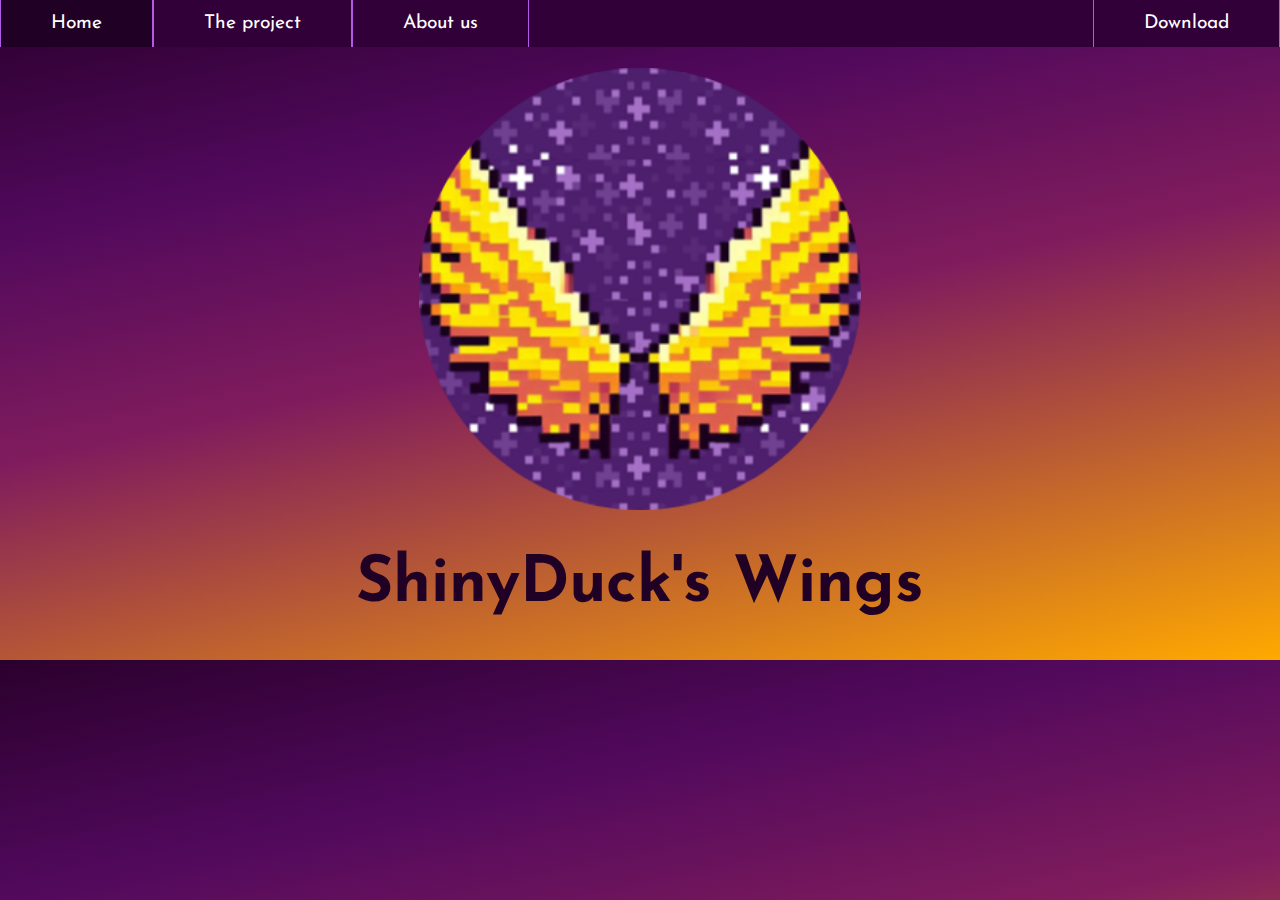
<file: index.html>
<!DOCTYPE HTML>

<html lang=”en”>

  <head>
    
    <link rel="stylesheet" href="css/format.css">

    <meta charset=”UTF-8″>

    <meta name=”viewport” content=”width=device-width, initial-scale=1.0″>

    <meta http-equiv=”X-UA-Compatible” content=”ie=edge”>

    <title>SDW OCR Project</title>

  </head>

  <body>

    <main>
        
        <ul class="navbar">
          <li class="tab"><a class="active" href="#">Home</a></li>
          <li class="tab"><a href="html/project.html">The project</a></li>
          <li class="tab"><a href="html/aboutus.html">About us</a></li>
          <li style="float:right" class="tab"><a href="html/download.html">Download</a></li>
        </ul> 
        
        <img id="biglogo" src="image/logo.png" alt="Logo" height="35%" width="35%">

        <h1 class="separator">ShinyDuck's Wings</h1>  

    </main>

  </body>

</html>
</file>
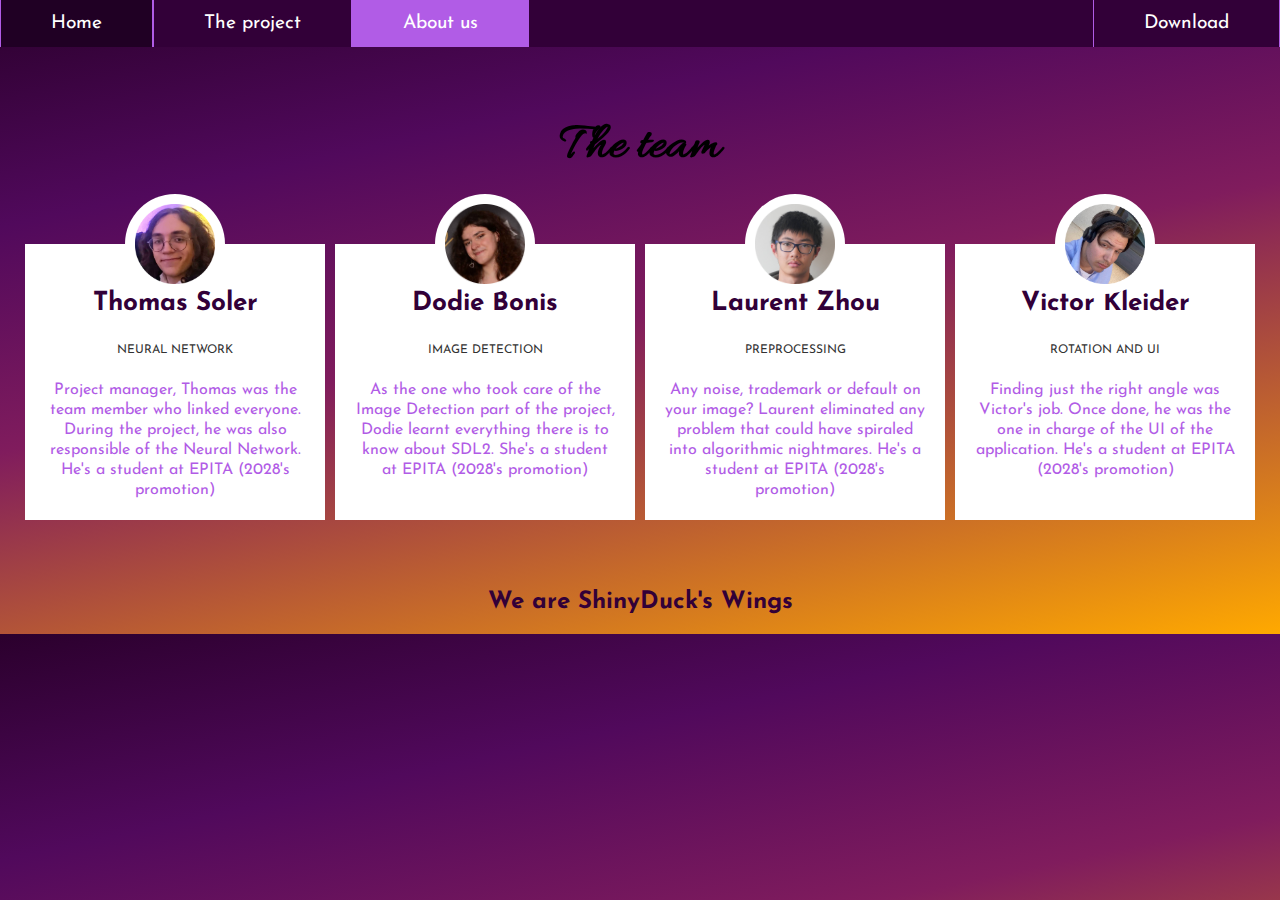
<file: html/aboutus.html>
<!DOCTYPE HTML>

<html lang=”en”>

  <head>
    
    <link rel="stylesheet" href="../css/format.css">

    <meta charset=”UTF-8″>

    <meta name=”viewport” content=”width=device-width, initial-scale=1.0″>

    <meta http-equiv=”X-UA-Compatible” content=”ie=edge”>

    <title>SDW OCR Project</title>

  </head>

  <body>

    <main>
        
        <ul class="navbar">
          <li class="tab"><a href="../index.html">Home</a></li>
          <li class="tab"><a href="project.html">The project</a></li>
          <li class="tab"><a class="active" href="#">About us</a></li>
          <li style="float:right" class="tab"><a href="download.html">Download</a></li>
        </ul>  
        <div class="wrapper">
          <h1>The team</h1>
          <div class="team">
            <div class="teammember">
              <div class="picteam">
                <img src="../image/thomas.jpg" alt="picmember">
              </div>
              <h3>Thomas Soler</h3>
              <p class="role">Neural Network</p>
              <p>Project manager, Thomas was the team member who linked everyone. 
                During the project, he was also responsible of the Neural Network. 
                He's a student at EPITA (2028's promotion)</p>
            </div>

            <div class="teammember">
              <div class="picteam">
                <img src="../image/dodie.jpg" alt="picmember">
              </div>
              <h3>Dodie Bonis</h3>
              <p class="role">Image Detection</p>
              <p>As the one who took care of the Image Detection part of the project, 
                Dodie learnt everything there is to know about SDL2. 
                She's a student at EPITA (2028's promotion)</p>
            </div>

          <div class="teammember">
              <div class="picteam">
                <img src="../image/laurent.jpg" alt="picmember">
              </div>
              <h3>Laurent Zhou</h3>
              <p class="role">Preprocessing</p>
              <p>Any noise, trademark or default on your image? 
                Laurent eliminated any problem that could have spiraled into algorithmic nightmares. 
                He's a student at EPITA (2028's promotion)</p>
            </div>
          
            <div class="teammember">
              <div class="picteam">
                <img src="../image/victor.jpg" alt="picmember">
              </div>
              <h3>Victor Kleider</h3>
              <p class="role">Rotation and UI</p>
              <p>Finding just the right angle was Victor's job. 
                Once done, he was the one in charge of the UI of the application. 
                He's a student at EPITA (2028's promotion)</p>
            </div>
        </div>
      </div>
      <h2 class="underus">We are ShinyDuck's Wings</h2>
    </main>

  </body>

</html>
</file>
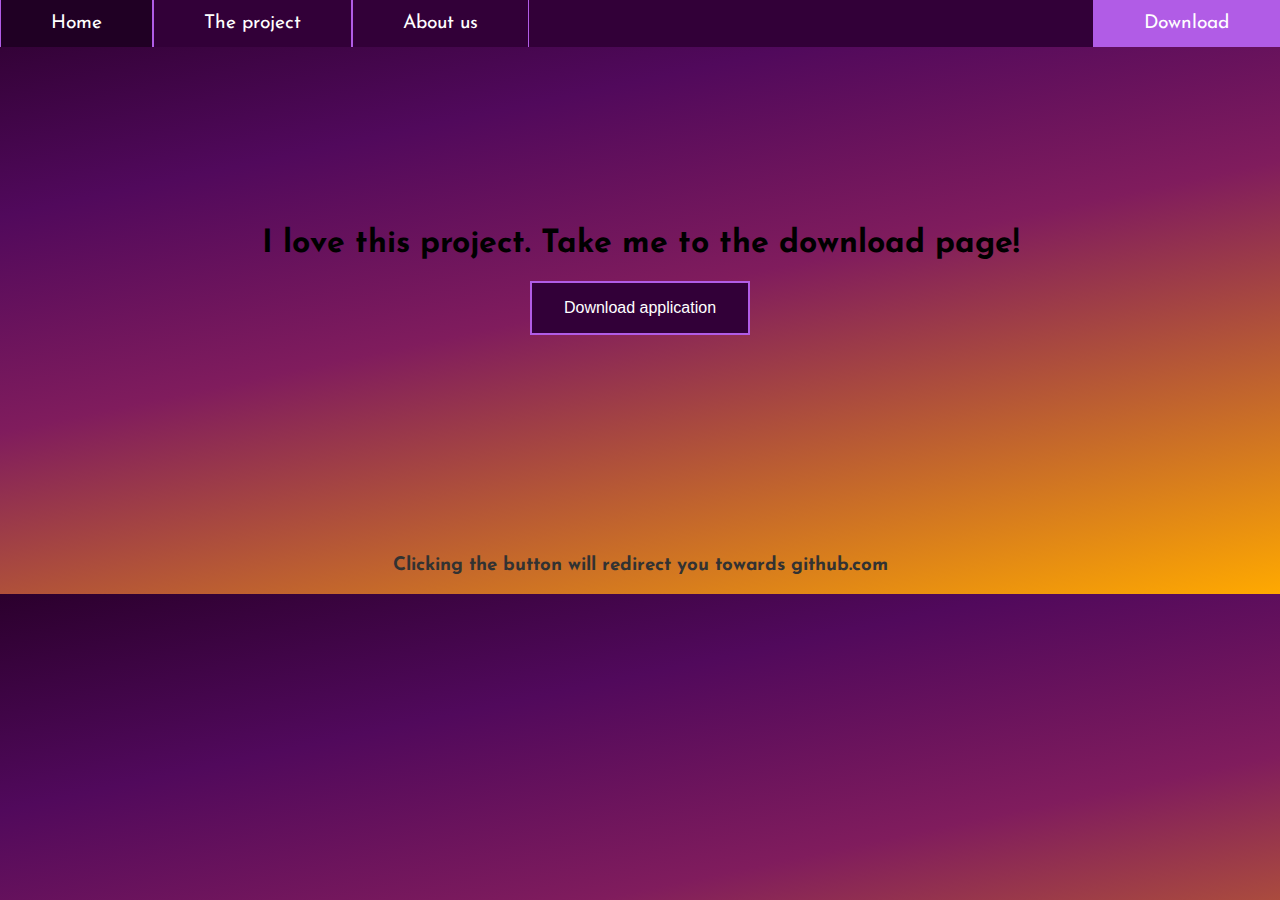
<file: html/download.html>
<!DOCTYPE HTML>

<html lang=”en”>

  <head>
    
    <link rel="stylesheet" href="../css/format.css">

    <meta charset=”UTF-8″>

    <meta name=”viewport” content=”width=device-width, initial-scale=1.0″>

    <meta http-equiv=”X-UA-Compatible” content=”ie=edge”>

    <title>SDW OCR Project</title>

  </head>

  <body>

    <main>
        
        <ul class="navbar">
          <li class="tab"><a href="../index.html">Home</a></li>
          <li class="tab"><a href="project.html">The project</a></li>
          <li class="tab"><a href="aboutus.html">About us</a></li>
          <li style="float:right" class="tab"><a class="active" href="html/download.html">Download</a></li>
        </ul> 

        <h1 class="downloadlink">I love this project. Take me to the download page!</h1>

        <a href="https://github.com/ShinyDuck-s-Wings/OCR-Word-Search-Solver.git" class="gitdownload"><button type="submit" class="button downloaddoc">Download application</button></a>

        <h3 style="padding-top: 16%">Clicking the button will redirect you towards github.com</h3>
    </main>

  </body>

</html>
</file>
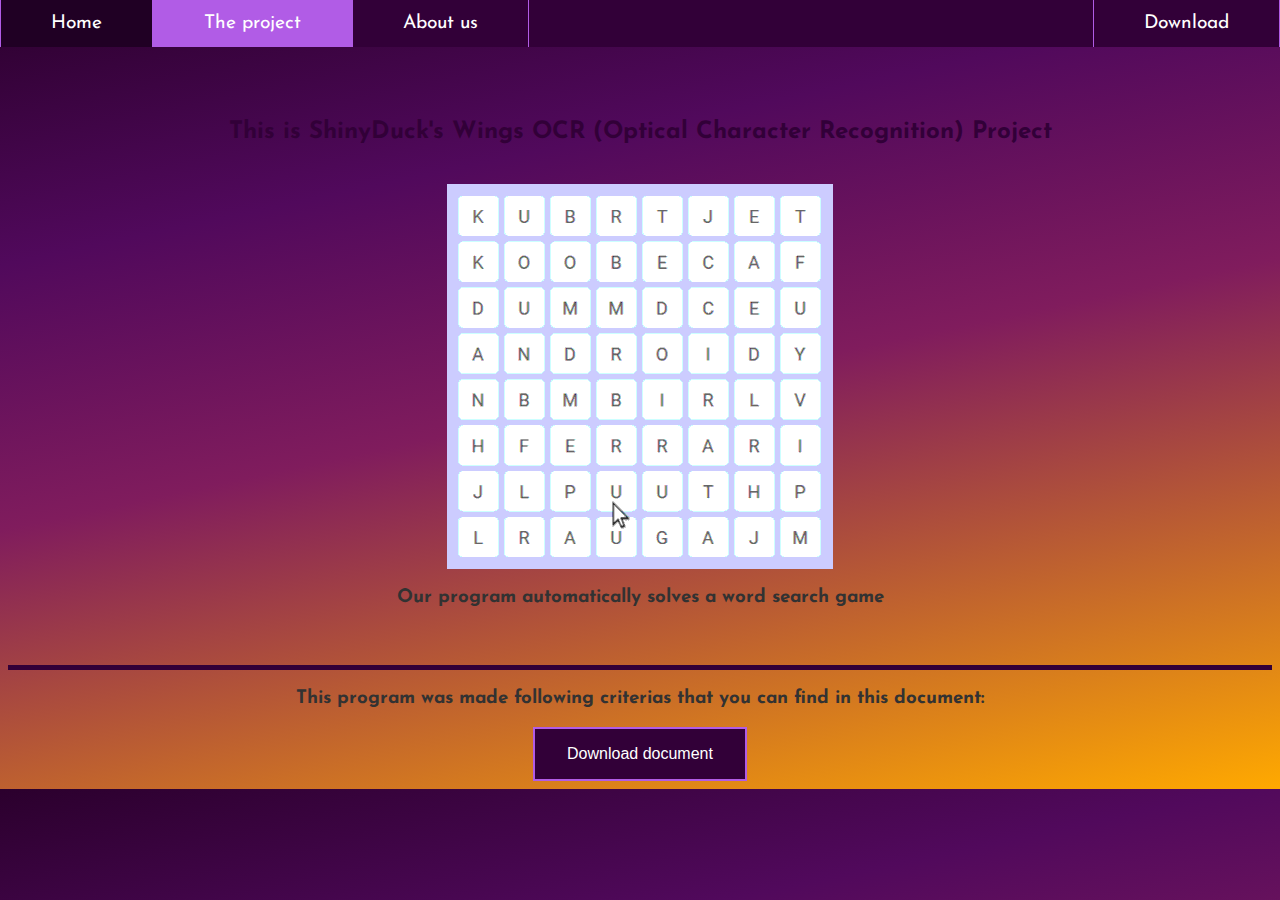
<file: html/project.html>
<!DOCTYPE HTML>

<html lang=”en”>

  <head>
    
    <link rel="stylesheet" href="../css/format.css">

    <meta charset=”UTF-8″>

    <meta name=”viewport” content=”width=device-width, initial-scale=1.0″>

    <meta http-equiv=”X-UA-Compatible” content=”ie=edge”>

    <title>SDW OCR Project</title>

  </head>

  <body>

    <main>
        
        <ul class="navbar">
          <li class="tab"><a href="../index.html">Home</a></li>
          <li class="tab"><a class="active" href="#">The project</a></li>
          <li class="tab"><a href="aboutus.html">About us</a></li>
          <li style="float:right" class="tab"><a href="download.html">Download</a></li>
        </ul>  

        <h2 id="project">This is ShinyDuck's Wings OCR (Optical Character Recognition) Project</h2>

        <img id="gif" src="../image/wordsearch.gif">

        <h3>Our program automatically solves a word search game</h3>
        
        <p class="line"></p>

        <h3>This program was made following criterias that you can find in this document:</h3>
        <button type="submit" onclick="window.open('../files/cdc.pdf')" class="button downloaddoc">Download document</button>
    </main>

  </body>

</html>
</file>
<file: css/format.css>
@import url('https://fonts.googleapis.com/css?family=Allura|Josefin+Sans');

#biglogo
{
    display:block;
    margin:auto;
    padding-top: 60px;
}

#gif
{
  display: block;
  margin: auto;
  padding-top: 20px;
}

#project
{
    padding-top:100px;
}

.wrapper
{
  margin-top: 9%;
}

.wrapper h1
{
  font-family: 'Allura',cursive;
  font-size: 52px;
  margin-bottom: 60px;
  text-align: center;
}

.team
{
  display: flex;
  text-align: center;
  width: auto;
  justify-content: center;
  flex-wrap: wrap;
}

.team .teammember
{
  background-color: #fff;
  margin:5px;
  margin-bottom: 50px;
  width: 300px;
  line-height: 20px;
  color: #b15ce6;
  position: relative;
}

.team .teammember h3
{
  color: #320038;
  font-size: 26px;
  margin-top: 50px;
}

.team .teammember p.role{
  color:#323232;
  font-size: 12px;
  text-transform: uppercase;
  margin: 12px 0;
}

.team .teammember p
{
  margin: 20px;
}

.team .teammember .picteam
{
  width:100px;
  height:100px;
  border-radius: 50%;
  position: absolute;
  top: -50px;
  left:50%;
  transform: translateX(-50%);
  background: #fff;
}

.team .teammember .picteam img
{
  width: 100px;
  height: 100px;
  padding:10px;
}

.line
{
    border-bottom: 5px solid #320038;
    padding-top:40px;
}

.button {
  border: none;
  color: white;
  padding: 16px 32px;
  text-align: center;
  text-decoration: none;
  display: inline-block;
  font-size: 16px;
  margin: 4px 2px;
  transition-duration: 0.4s;
  cursor: pointer;
}

.downloaddoc
{
    background-color:#320038;
    color:white;
    border: 2px solid #b15ce6;
    display:block;
    margin:auto;
}

.downloaddoc:hover
{
    color:black;
    background-color:#b15ce6;
}

.navbar
{
  list-style-type: none;
  margin:0;
  padding:0;
  position:fixed;
  width:100%;
  top:0;
  left:0;
  overflow: hidden;
  background-color: #320038;
}

.tab
{
  float:left;
}

.tab a
{
  display: block;
  color: white;
  font-size: 1.5vw;
  text-align: center;
  padding:14px 50px;
  text-decoration: none;
  border-left: 1px solid #b15ce6;
  border-right: 1px solid #b15ce6;
}

.tab a:hover
{
  background-color: #200024;
}

.active
{
  background-color: #b15ce6;
}

.separator
{
  text-align: center;
  padding: 0 20px;
  color:#200024;
  font-size: 5vw;
}

.downloadlink
{
  text-align: center;
  margin-top:18%;
}

.gitdownload
{
  text-decoration: none;
}

*{
  box-sizing: border-box;
}

body {
  background: linear-gradient(168deg, rgba(43,0,45,1) 0%, rgba(81,9,92,1) 25%, rgba(128,28,93,1) 50%, rgba(255,169,0,1) 100%); 
  font-family: 'Josefin Sans', sans-serif;
}

h2.underus
{
  padding-top: 0;
}

h2 {
  padding-top: 60px;
  color: #320038;
  text-align: center;
}

h3
{
  color: #323232;
  text-align: center;
}
</file>
